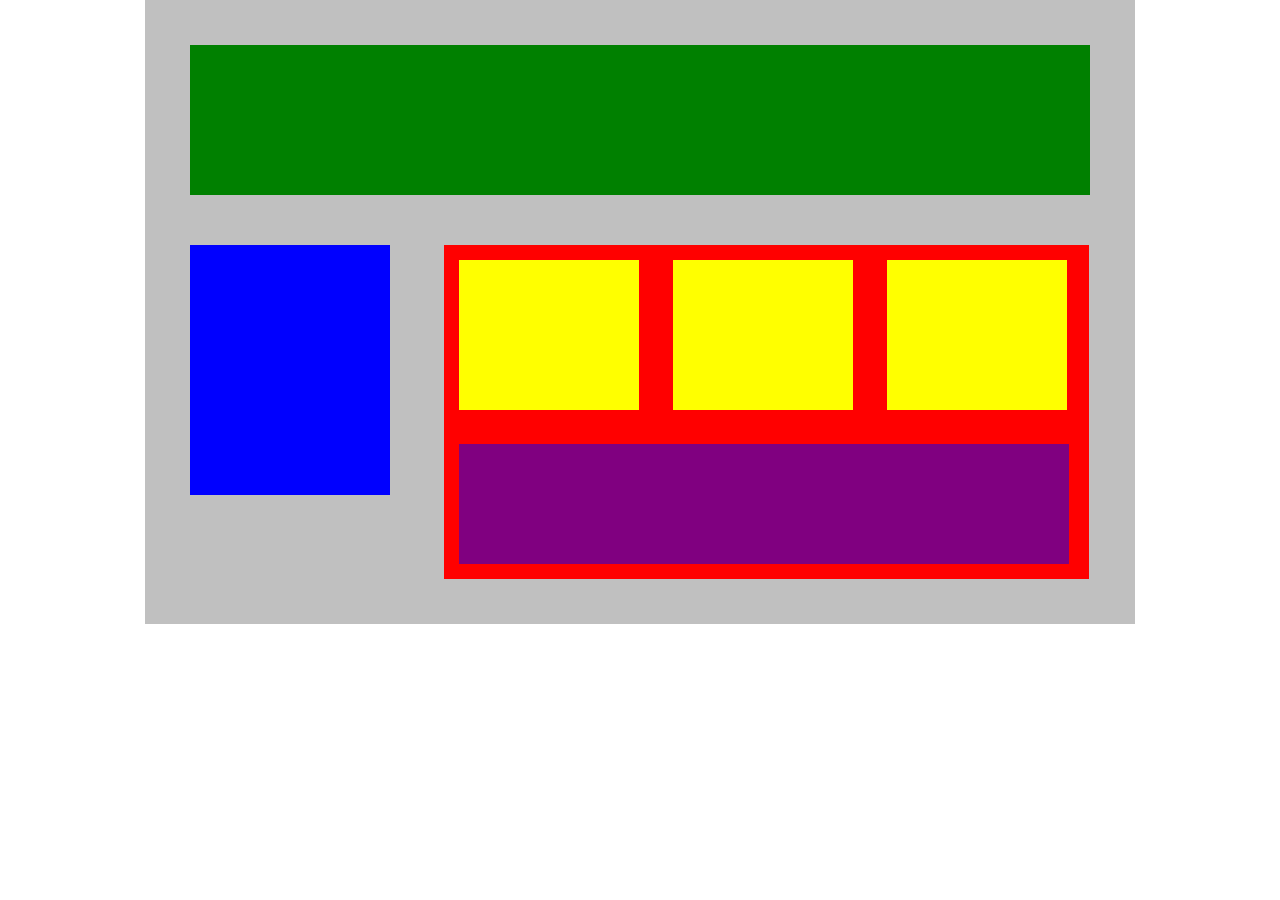
<file: Albayrak_Ruveyda_PlottingYourBlocks/index.html>
<!DOCTYPE html>
<html lang="en">
   <head>
      <title>Position Practice</title>
      <link rel="stylesheet" type="text/css" href="style.css">
   </head>
   <body>
       <div id="wrapper">
         <div id="header"></div>
         <div id="navigation"></div>
         <div id="main_content">
            <div class="subcontents"></div>
            <div class="subcontents"></div>
            <div class="subcontents"></div>
            <div id="advertisement"></div>
         </div>
      </div><!-- end of wrapper -->
   </body>
</html>
</file>
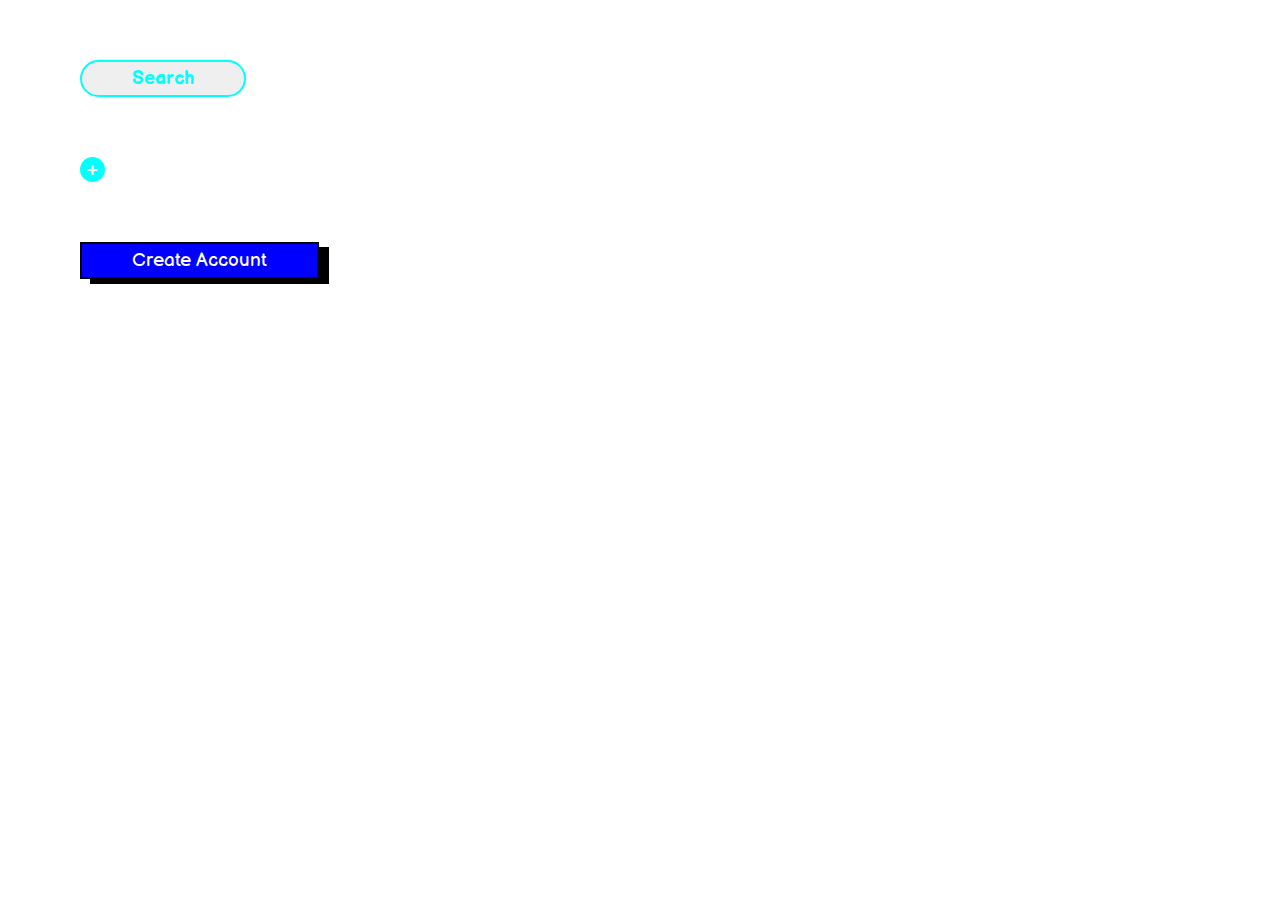
<file: Button Up/index.html>
<!DOCTYPE html>
<html lang="en">
<head>
    <meta charset="UTF-8">
    <meta http-equiv="X-UA-Compatible" content="IE=edge">
    <meta name="viewport" content="width=device-width, initial-scale=1.0">
    <title>Document</title>
    <link rel="stylesheet" href="style.css">
</head>
<body>
    <div>
        <button id="search">Search</button>
    </div>
    <div>
        <button id="plus">+</button>
    </div>
    <div>
        <button id="create">Create Account</button>
    </div>
    
</body>
</html>
</file>
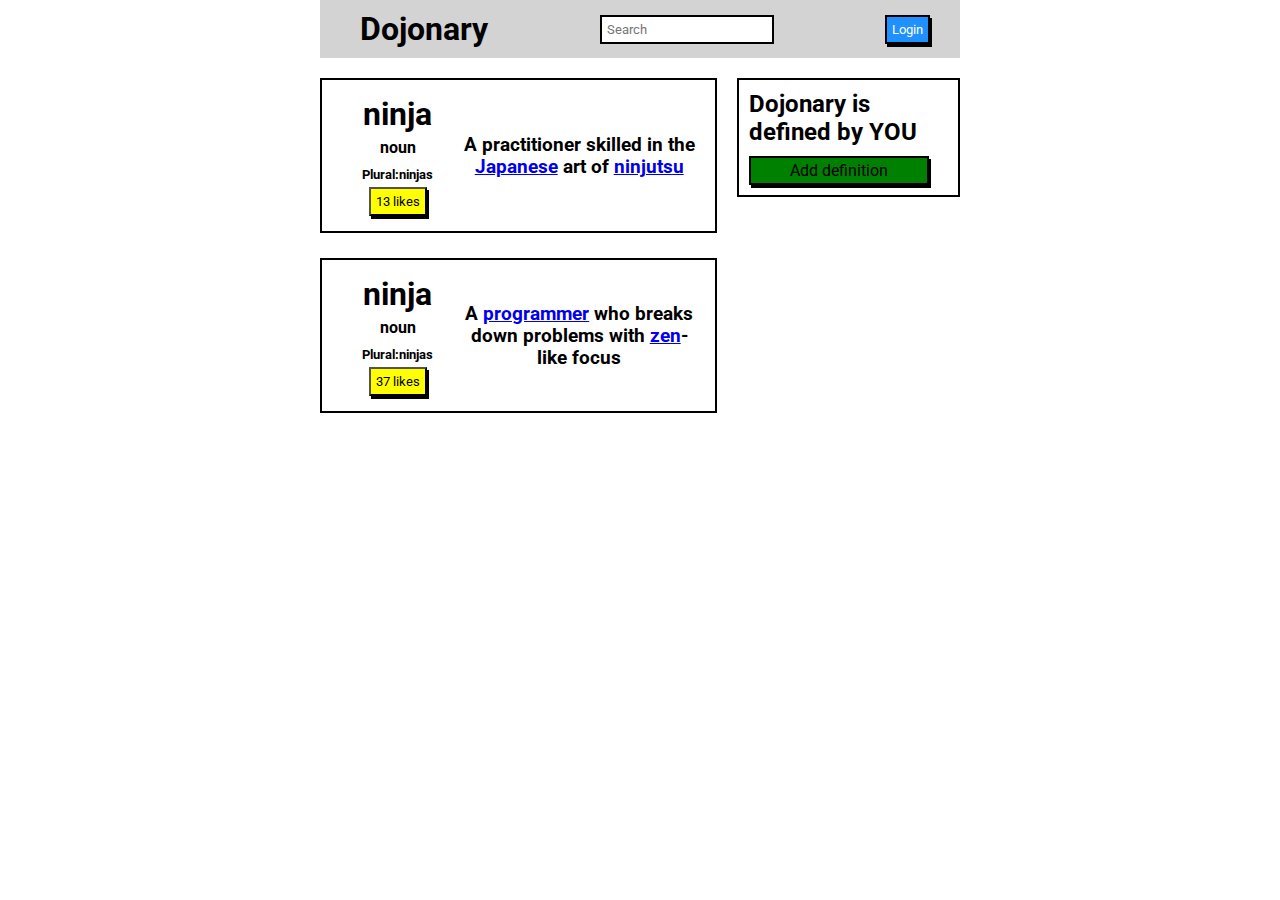
<file: Button_Clicker_Ruveyda_Albayrak/index.html>
<!DOCTYPE html>
<html lang="en">
<head>
    <meta charset="UTF-8">
    <meta http-equiv="X-UA-Compatible" content="IE=edge">
    <meta name="viewport" content="width=device-width, initial-scale=1.0">
    <title>Button Click</title>
    <link rel="stylesheet" href="style.css">
</head>
<body>
    <div class="navbarback">
        <div class="navbar">
            <h1 id="dojonary">
                Dojonary
            </h1>
            <input class="search" type="text" name="search" placeholder="Search" >
            <button onclick="log(this)" class="login" type="button">
                Login
            </button>
        </div>
    </div>
    <div class="mainbox">
        <div class="leftcolumn">
            <div class="box">
                <div class="ninja">
                    <h1>
                        ninja
                    </h1>
                    <h4>
                        noun
                    </h4>
                    <h5>
                        Plural:ninjas
                    </h5>
                    <button class="likes" type="button" onclick="alert('Ninja was liked.')">
                        13 likes
                    </button>
                </div>
                <h3 class="definition">
                    A practitioner skilled in the <a href="#">Japanese</a> art of <a href="#">ninjutsu</a>
                </h3>
            </div>
            <div class="box">
                <div class="ninja">
                    <h1>
                        ninja
                    </h1>
                    <h4>
                        noun
                    </h4>
                    <h5>
                        Plural:ninjas
                    </h5>
                    <button onclick="alert('Ninja was liked.')" class="likes" type="button">
                        37 likes
                    </button>
                </div>
                <h3 class="definition">
                    A <a href="#">programmer</a> who breaks down problems with <a href="#">zen</a>-like focus
                </h3>
            </div>
        </div>
        <div class="rightcolumn">
            <h2>
                Dojonary is <br>
                defined by YOU
            </h2>
            <button onclick="remove(this)" class="adddefinition" type="button">
                Add definition
            </button>
        </div>
    </div> 
    <script src="script.js"></script>  
</body>
</html>
</file>
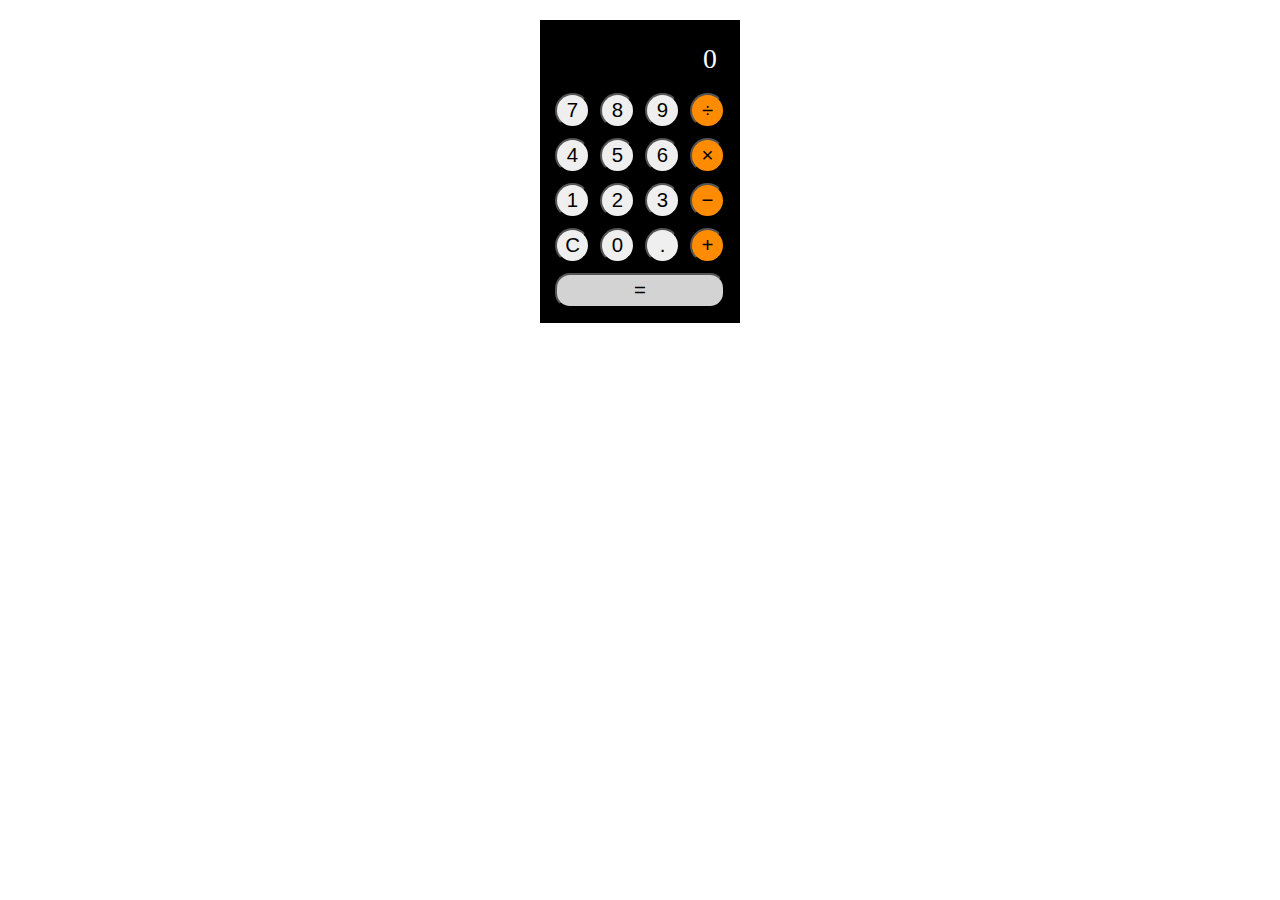
<file: Calculator_Ruveyda_Albayrak/index.html>
<!DOCTYPE html>
<html lang="en">
<head>
    <meta charset="UTF-8">
    <meta http-equiv="X-UA-Compatible" content="IE=edge">
    <meta name="viewport" content="width=device-width, initial-scale=1.0">
    <title>Calculator</title>
    <link rel="stylesheet" href="style.css">
</head>
<body>
    <div id="calculator">
        <div id="display">0</div>
        <div class="row">
          <button onclick="press(7);">7</button>
          <button onclick="press(8);">8</button>
          <button onclick="press(9);">9</button>
          <button class="operator" onclick="setOP('/');">÷</button>
        </div>
        <div class="row">
          <button onclick="press(4);">4</button>
          <button onclick="press(5);">5</button>
          <button onclick="press(6);">6</button>
          <button class="operator" onclick="setOP('*');">×</button>
        </div>
        <div class="row">
          <button onclick="press(1);">1</button>
          <button onclick="press(2);">2</button>
          <button onclick="press(3);">3</button>
          <button class="operator" onclick="setOP('-');">−</button>
        </div>
        <div class="row">
          <button onclick="clr();">C</button>
          <button onclick="press(0);">0</button>
          <button onclick="press('.');">.</button>
          <button class="operator" onclick="setOP('+');">+</button>
        </div>
        <div class="row">
          <button id="equals" onclick="calculate()">=</button>
        </div>
    </div>
<script src="script.js"></script>           
</body>
</html>
</file>
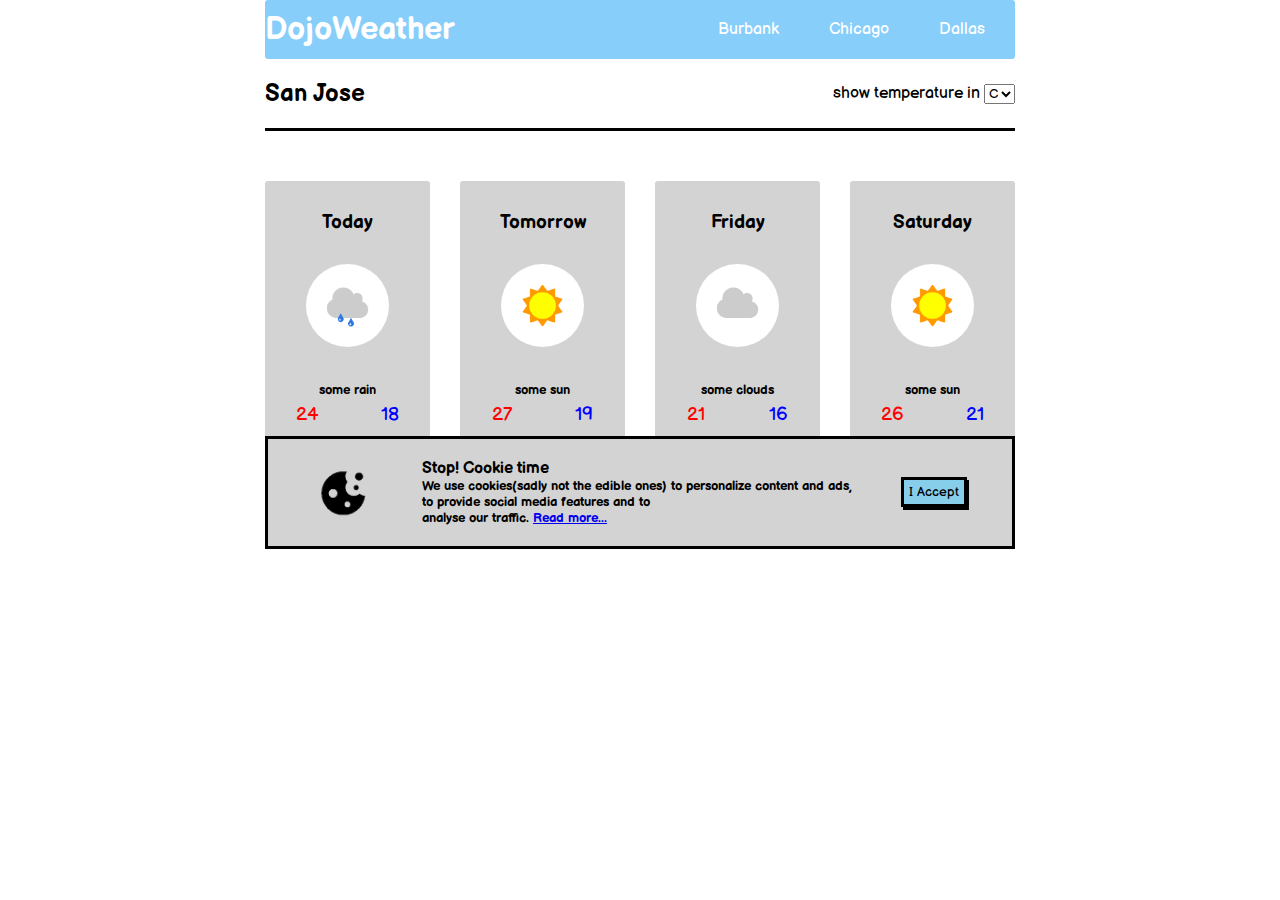
<file: DojoWeather_Ruveyda_Albayrak/index.html>
<!DOCTYPE html>
<html lang="en">
<head>
    <meta charset="UTF-8">
    <meta http-equiv="X-UA-Compatible" content="IE=edge">
    <meta name="viewport" content="width=device-width, initial-scale=1.0">
    <title>DojoWeather</title>
    <link rel="stylesheet" href="style.css">
</head>
<body>
    <div class="container">
        <div class="navbarup">
            <h1>DojoWeather</h1>
            <ul class="cities">
                <li onclick="alert('Loading weather report ...')">Burbank</li>
                <li onclick="alert('Loading weather report ...')">Chicago</li>
                <li onclick="alert('Loading weather report ...')">Dallas</li>
            </ul>
        </div>
        <div class="navbarbottom">
            <h2>San Jose</h2>
            <div class="temperature">
                <label for="degree">show temperature in  </label>
                <select name="degree" id="degree" onchange="choosedegree(this)">
                    <option>C</option>
                    <option>F</option>
                </select>
            </div>        
        </div>
        <div class="mainbox">
            <div class="col-1">
                <h3>Today</h3>
                <img src="some_rain.png" alt="somerain" class="images">
                <h5 class="some">some rain</h5>
                <div class="numbers">
                    <p id=temp1 class="red">24</p>
                    <p id=temp2 class="blue">18</p>
                </div>
            </div>
            <div class="col-2">
                <h3>Tomorrow</h3>
                <img src="some_sun.png" alt="somesun" class="images">
                <h5 class="some">some sun</h5>
                <div class="numbers">
                    <p id=temp3 class="red">27</p>
                    <p id=temp4 class="blue">19</p>
                </div>
            </div>
            <div class="col-3">
                <h3>Friday</h3>
                <img src="some_clouds.png" alt="someclouds" class="images" >
                <h5 class="some">some clouds</h5>
                <div class="numbers">
                    <p id=temp5 class="red" >21</p>
                    <p id=temp6 class="blue">16</p>
                </div>
            </div>
            <div class="col-4">
                <h3>Saturday</h3>
                <img src="some_sun.png" alt="somesun" class="images">
                <h5 class="some">some sun</h5>
                <div class="numbers">
                    <p id=temp7 class="red">26</p>
                    <p id=temp8 class="blue">21</p>
                </div>
            </div>
        </div>    
        <div class="cookiebox">
            <img src="cookie.png" alt="cookie-icon" class="cookie">
            <div class="cookieread">
                <h4>Stop! Cookie time</h4>
                <h5>We use cookies(sadly not the edible ones) to personalize content and ads,<br> to provide social media features and to <br>analyse our traffic. <a href="#">Read more...</a></h5>
            </div>    
            <button class="accept" onclick="acceptbutton('.cookiebox')">I Accept</button>   
        </div>
    </div>
    <script src="script.js"></script>
</body>
</html>
</file>
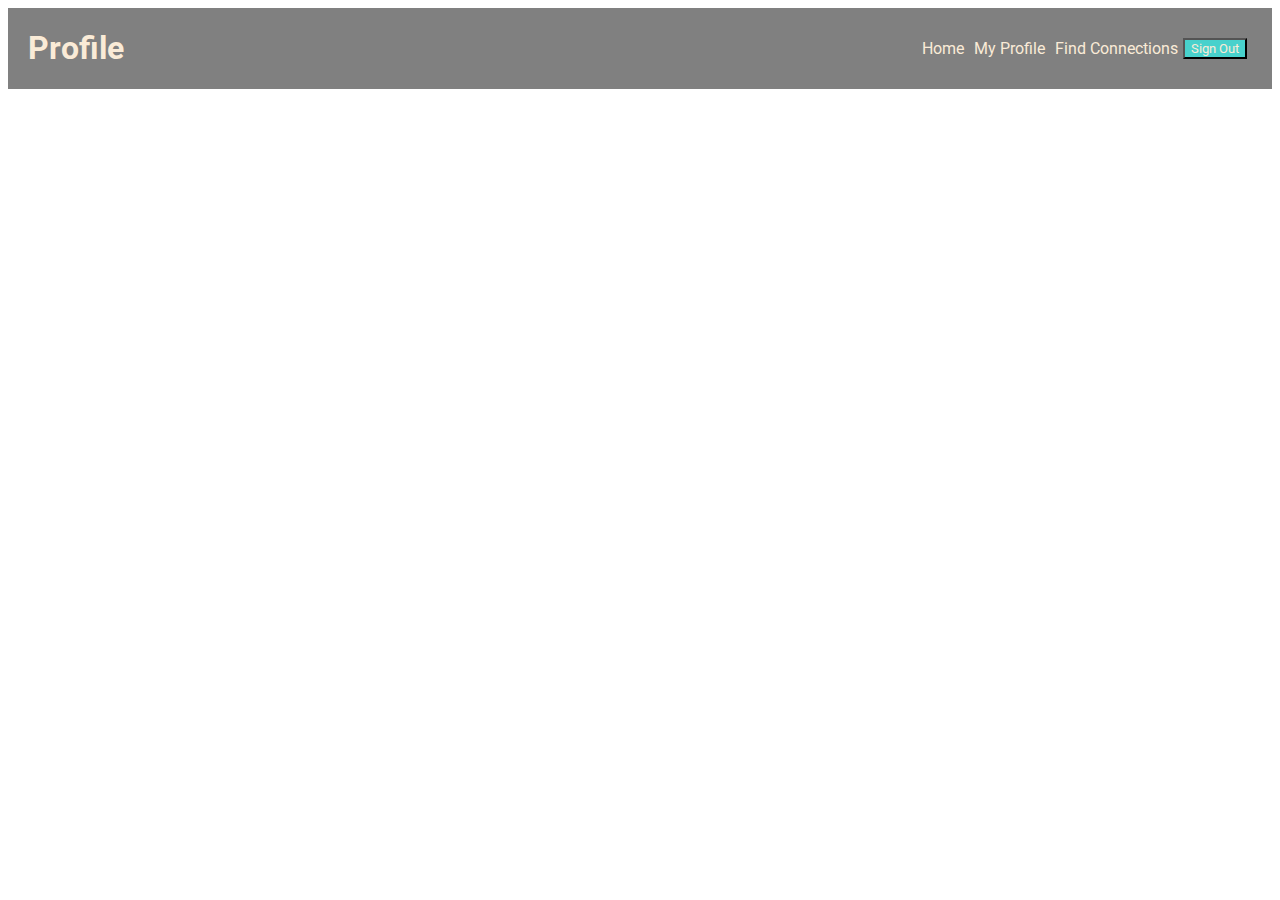
<file: Flex_Navbar_Ruveyda_Albayrak/index.html>
<!DOCTYPE html>
<html lang="en">
<head>
    <meta charset="UTF-8">
    <meta http-equiv="X-UA-Compatible" content="IE=edge">
    <meta name="viewport" content="width=device-width, initial-scale=1.0">
    <title>Flex Navbar</title>
    <link rel="stylesheet" href="style.css">
</head>
<body>
    <div class="nav">
        <h1 class="nav-title">Profile</h1>
        <ul class="nav-links">
            <li><a href="#">Home</a></li>
            <li><a href="#" class="active">My Profile</a></li>
            <li><a href="#">Find Connections</a></li>
            <li><button class="btn">Sign Out</button></li>
        </ul>
    </div>
    
    
    
</body>
</html>
</file>
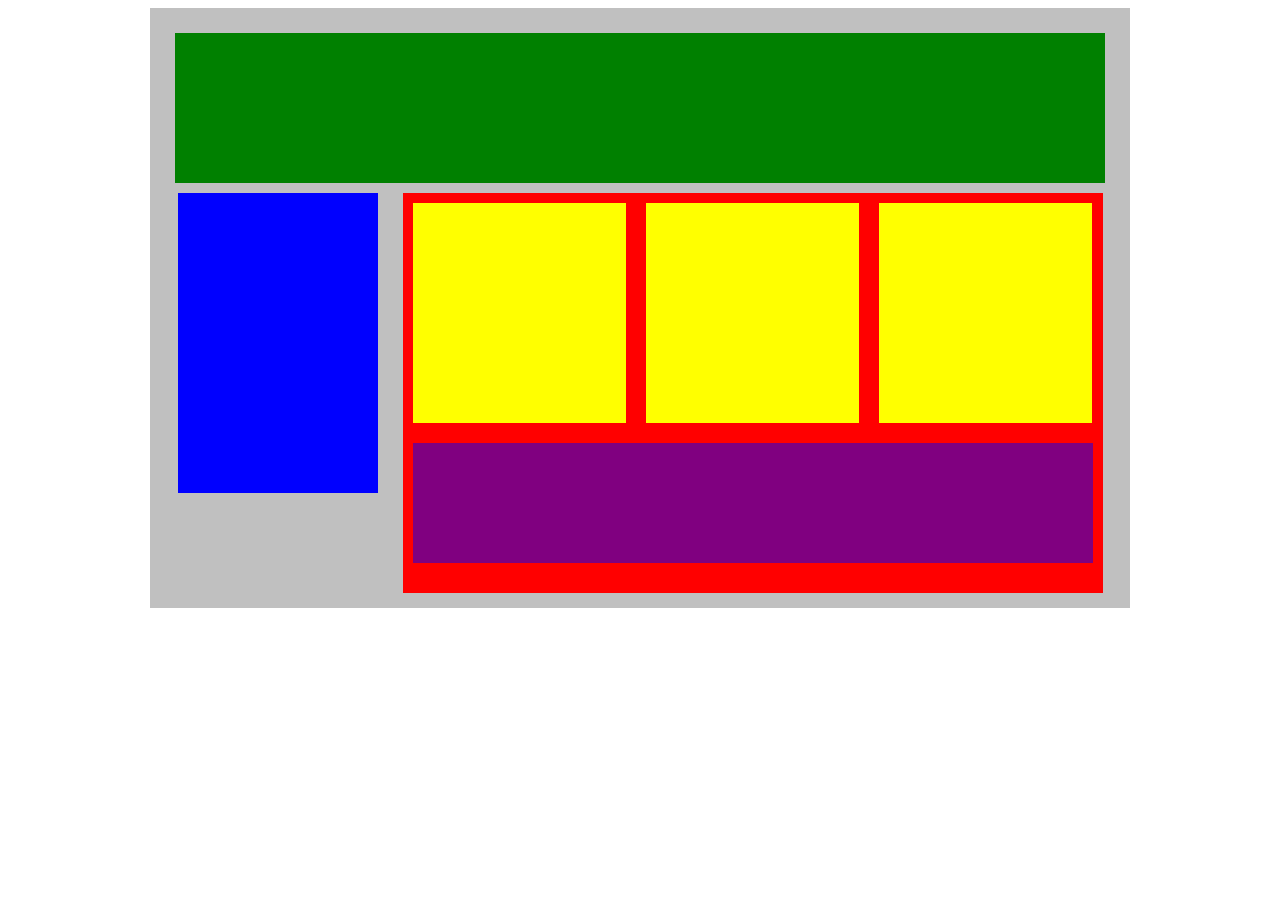
<file: Flex_Our_Blocks/index.html>
<!DOCTYPE html>
<html lang="en">
<head>
    <title>Position Practice</title>
    <link rel="stylesheet" type="text/css" href="style.css">
</head>
<body>
    <div class="container">
        <div class="top-nav"></div>
        <div class="row">
            <div class="side-nav"></div>
            <div class="main">
                <div class="row">
                    <div class="sub-content"></div>
                    <div class="sub-content"></div>
                    <div class="sub-content"></div>
                </div>
                <div id="advertisement"></div>
            </div>
        </div>
    </div>
</body>
</html>
</file>
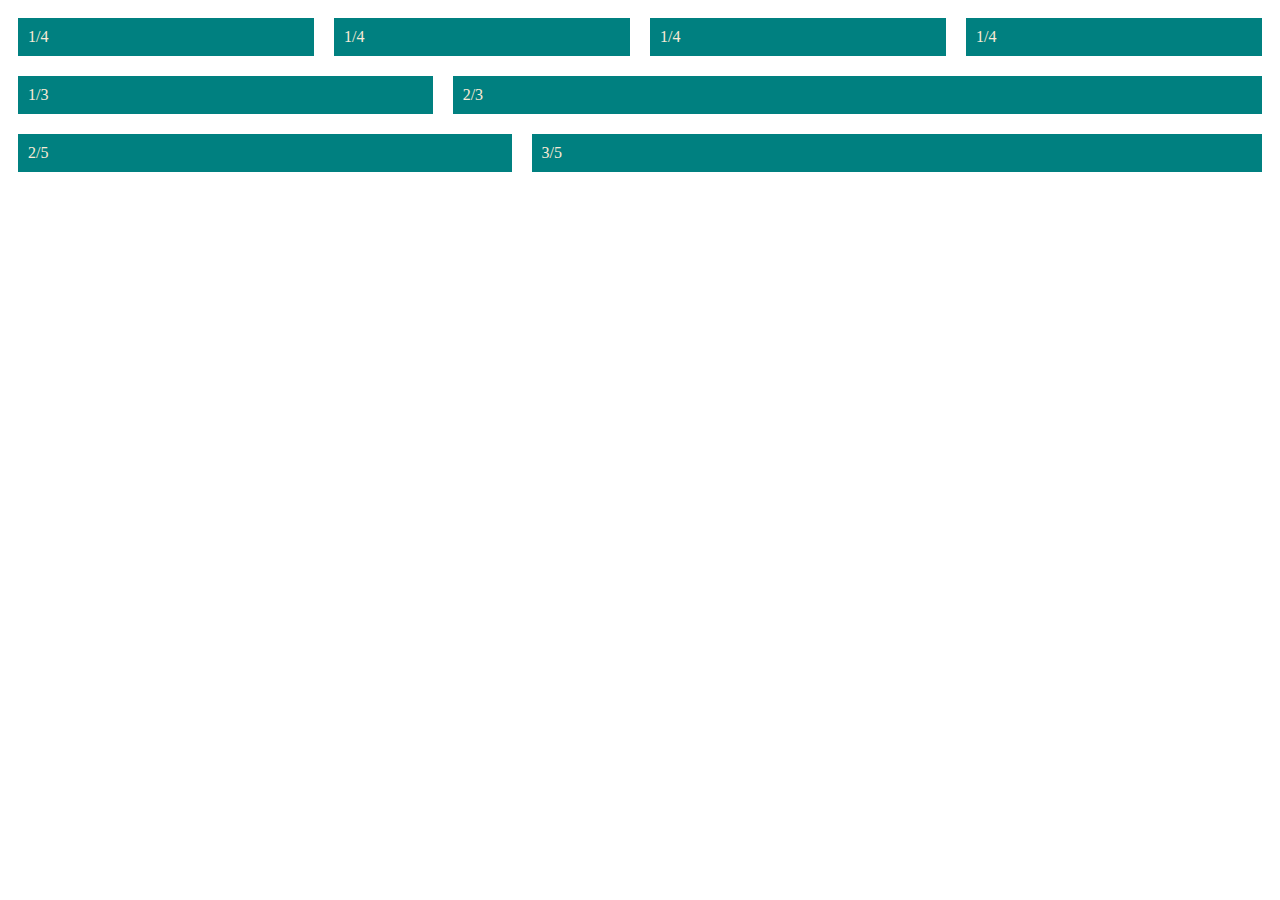
<file: Flexible_Columns_Ruveyda_Albayrak/index.html>
<!DOCTYPE html>
<html lang="en">
<head>
    <meta charset="UTF-8">
    <meta http-equiv="X-UA-Compatible" content="IE=edge">
    <meta name="viewport" content="width=device-width, initial-scale=1.0">
    <title>Flexible Columns</title>
    <link rel="stylesheet" href="style.css">
</head>
<body>
    <div class="row">
        <div class="col">1/4</div>
        <div class="col">1/4</div>
        <div class="col">1/4</div>
        <div class="col">1/4</div>
    </div>
    

    <div class="row">
        <div class="col">1/3</div> 
        <div class="col-2">2/3</div>
    </div>
    

    <div class="row">
        <div class="col-2">2/5</div>
        <div class="col-3">3/5</div>
    </div>
    
    
    
    
</body>
</html>
</file>
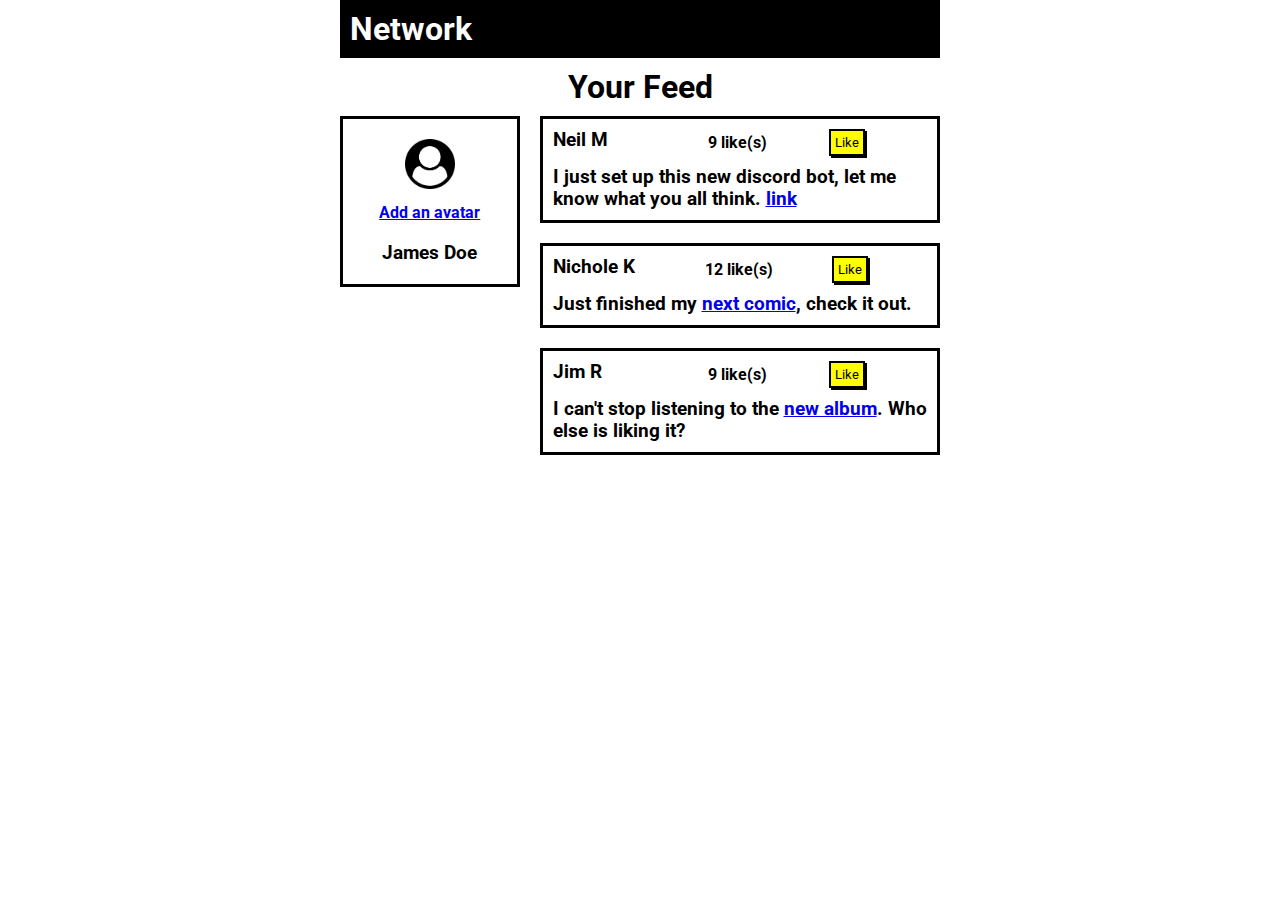
<file: Likes_Ruveyda_Albayrak/index.html>
<!DOCTYPE html>
<html lang="en">
<head>
    <meta charset="UTF-8">
    <meta http-equiv="X-UA-Compatible" content="IE=edge">
    <meta name="viewport" content="width=device-width, initial-scale=1.0">
    <title>Likes</title>
    <link rel="stylesheet" href="style.css">
</head>
<body>
    <div class="navbarback">
        <div class="navbar">
            <h1 class="network">Network
            </h1>
            <h1 class="feed">Your Feed
            </h1>
        </div>
    </div>
    <div class="mainbox">
        <div class="leftcolumn">
            <img class="user-circle" src="user-circle.png" alt="avatar">
            <h4 class="link1" ><a href="#">Add an avatar</a>
            </h4>
            <h3 class="upleft">
                James Doe
            </h3>
        </div>
        <div class="rightcolumn">
            <div class="box">
                <div class="up">
                    <h3 class="upleft">
                        Neil M
                    </h3>
                    <div class="upright">
                        <h4 class="likes">
                            <span id="number1"  class="number">9</span> like(s)
                        </h4>
                        <button onclick ="like('#number1')" class="button">
                            Like
                        </button>
                    </div>    
                </div>
                <div class="bottom">
                    <h3 class="post">
                        I just set up this new discord bot, let me know what you all think. <a href="#" class="link">link</a>
                    </h3>
                </div>
            </div>
            <div class="box">
                <div class="up">
                    <h3 class="upleft">
                        Nichole K
                    </h3>
                    <div class="upright">
                        <h4 class="likes">
                            <span id="number2"  class="number">12</span> like(s)
                        </h4>
                        <button onclick="like('#number2')" class="button">
                            Like
                        </button>
                    </div>    
                </div>
                <div class="bottom">
                    <h3 class="post">
                        Just finished my <a href="#" class="link">next comic</a>, check it out.
                    </h3>
                </div>
            </div>
            <div class="box">
                <div class="up">
                    <h3 class="upleft">
                        Jim R
                    </h3>
                    <div class="upright">
                        <h4 class="likes">
                            <span id="number3"   class="number">9</span> like(s)
                        </h4>
                        <button onclick="like('#number3')"  class="button">
                            Like
                        </button>
                    </div>    
                </div>
                <div class="bottom">
                    <h3 class="post">
                        I can't stop listening to the <a href="#" class="link">new album</a>. Who else is liking it?
                    </h3>
                </div>
            </div>
        </div>
    </div>
<script src="script.js"></script>    
</body>
</html>
</file>
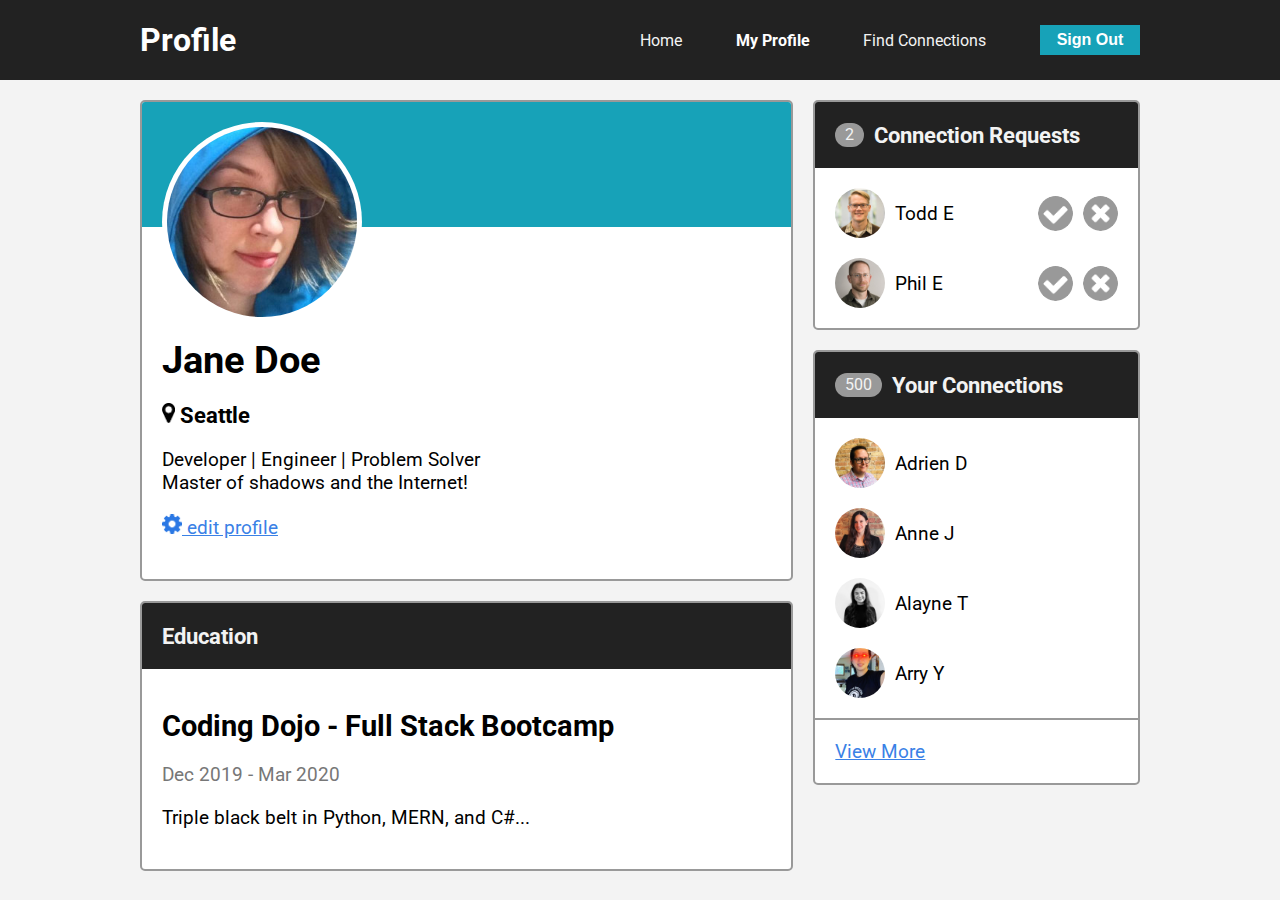
<file: Making_connections_Ruveyda_Albayrak/index.html>
<!DOCTYPE html>
<html lang="en">
<head>
    <meta charset="UTF-8">
    <meta name="viewport" content="width=device-width, initial-scale=1.0">
    <title>Profile Page</title>
    <link rel="stylesheet" href="style.css">
    <link rel="preconnect" href="https://fonts.gstatic.com">
    <link href="https://fonts.googleapis.com/css2?family=Roboto&display=swap" rel="stylesheet">
</head>
<body>

    <!-- navbar -->
    <div class="nav">
        <div class="flex-container">
            <h1 class="nav-title">Profile</h1>
            <ul class="nav-links">
                <li><a href="#">Home</a></li>
                <li><a href="#" class="active">My Profile</a></li>
                <li><a href="#">Find Connections</a></li>
                <li><button class="btn">Sign Out</button></li>
            </ul>
        </div>
    </div>

    <!-- main -->
    <div class="flex-container main">

        <!-- 2/3 width column -->
        <div class="col-2">

            <!-- user info card -->
            <div class="card user-card">
                <div class="card-header">
                    <img src="images/jane-m.jpg" alt="jane" class="avatar-m">
                </div>
                <div class="card-body">
                    <h1 id="Jane">Jane Doe</h1>
                    <h3><img src="icons/map-marker.png" alt="pin" class="icon-s"> Seattle</h3>
                    <p>Developer | Engineer | Problem Solver<br>
                    Master of shadows and the Internet!</p>
                    <p><a href="#" id="edit" onclick="edit('#Jane')"><img src="icons/gear.png" alt="gear" class="icon-s"> edit profile</a></p>
                </div>
            </div>

            <!-- user education card -->
            <div class="card">
                <div class="card-header">
                    <h3>Education</h3>
                </div>
                <div class="card-body">
                    <h2>Coding Dojo - Full Stack Bootcamp</h2>
                    <p class="dates">Dec 2019 - Mar 2020</p>
                    <p>Triple black belt in Python, MERN, and C#...</p>
                </div>
            </div>

        </div>

        <!-- 1/3 width column -->
        <div class="col-1">

            <!-- connection requests card -->
            <div class="card">
                <div class="card-header">
                    <span class="badge">2</span>
                    <h3>Connection Requests</h3>
                </div>
                <ul class="card-list">
                    <li class="card-list-item" id="todd">
                        <span>
                            <img src="images/todd-s.jpg" alt="todd" class="avatar-s">
                            Todd E
                        </span>
                        <span>
                            <img src="icons/accept-circle.png" alt="accept" class="icon" onclick = 'accept("#todd")'>
                            <img src="icons/close-circle.png" alt="close" class="icon"   onclick = "accept('#todd')">
                        </span>
                    </li>
                    <li class="card-list-item" id="phil">
                        <span>
                            <img src="images/phil-s.jpg" alt="phil" class="avatar-s">
                            Phil E
                        </span>
                        <span>
                            <img src="icons/accept-circle.png" alt="accept" class="icon" onclick="accept('#phil')">
                            <img src="icons/close-circle.png" alt="close" class="icon" onclick="accept('#phil')">
                        </span>
                    </li>
                </ul>
            </div>

            <!-- your connections card -->
            <div class="card">
                <div class="card-header">
                    <span class="badge">500</span>
                    <h3>Your Connections</h3>
                </div>
                <ul class="card-list">
                    <li class="card-list-item start">
                        <img src="images/adrien-s.jpg" alt="adrien" class="avatar-s">
                        Adrien D
                    </li>
                    <li class="card-list-item start">
                        <img src="images/anne-s.jpg" alt="anne" class="avatar-s">
                        Anne J
                    </li>
                    <li class="card-list-item start">
                        <img src="images/alayne-s.jpg" alt="alayne" class="avatar-s">
                        Alayne T
                    </li>
                    <li class="card-list-item start">
                        <img src="images/arry-s.jpg" alt="arry" class="avatar-s">
                        Arry Y
                    </li>
                </ul>
                <div class="card-footer">
                    <a href="#">View More</a>
                </div>
            </div>

        </div>
    </div>

    <script src="script.js"></script>
</body>
</html>
</file>
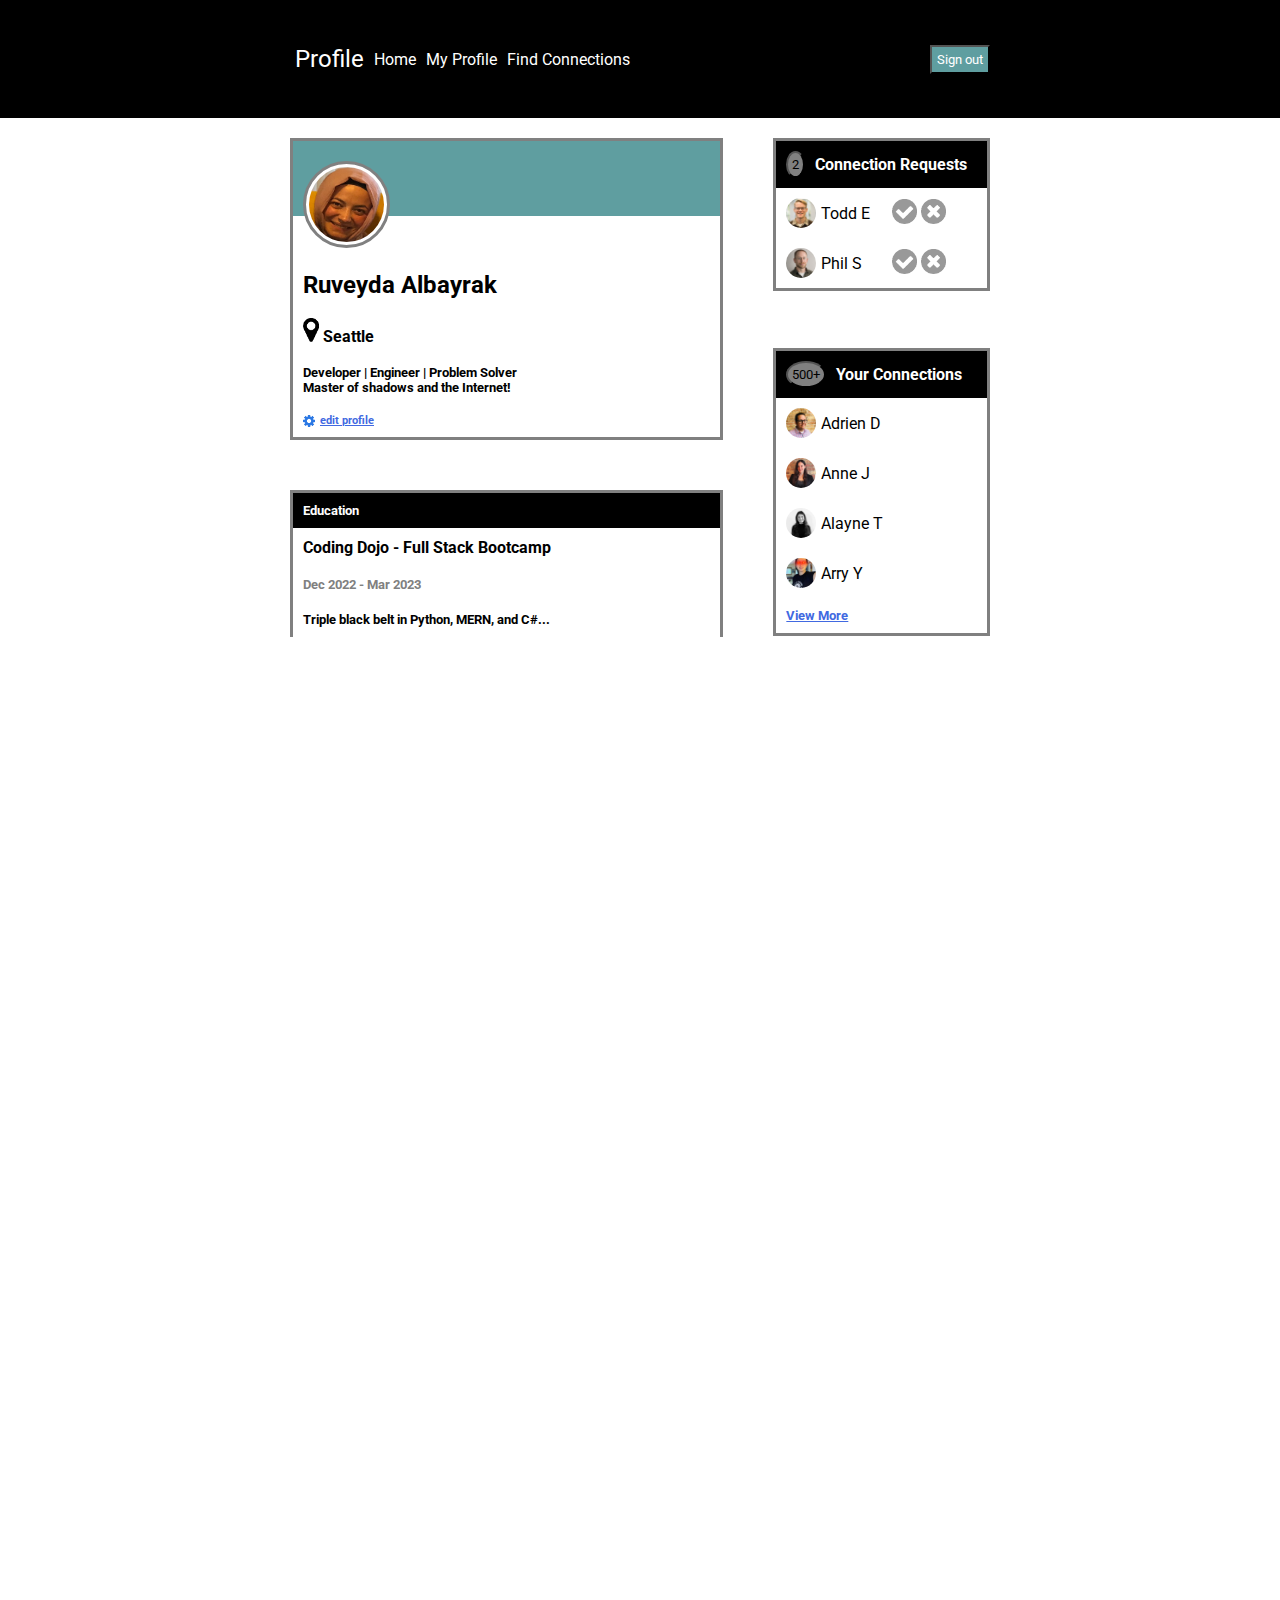
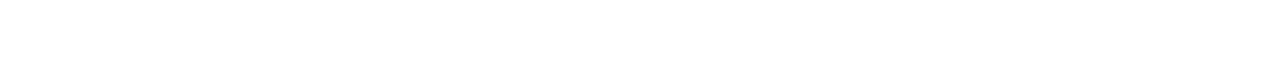
<file: Profile_Page_Ruveyda_Albayrak/index.html>
<!DOCTYPE html>
<html lang="en">
<head>
    <meta charset="UTF-8">
    <meta http-equiv="X-UA-Compatible" content="IE=edge">
    <meta name="viewport" content="width=device-width, initial-scale=1.0">
    <title>Profile Page</title>
    <link rel="stylesheet" href="style.css">
</head>
<body>
    <div class="container">
        <div class="navbarback">
        <div class="navbar">
            <ul class="navbar-list">
                <li class="navlist" id="profilehead">Profile</li>
                <li class="navlist">Home</li>
                <li class="navlist">My Profile</li>
                <li class="navlist">Find Connections</li>
            </ul>
            <button id="sign-out" type="button">Sign out</button>
        </div>
        </div>
        <div class="mainbox">
            <div class="leftcolumn">
                <div class="usercard"> 
                    <div class="up"><img class="user" src="IMG_1733.jpeg" alt="user-circle">
                    </div>
                    <div class="bottom">
                        <h2>Ruveyda Albayrak</h2><br>
                        <h4><img class="map" src="map-marker.png" alt="map-marker"> Seattle</h4><br>
                        <h5>Developer | Engineer | Problem Solver<br>
                            Master of shadows and the Internet!</h5><br>
                        <h6><img class="gear" src="gear.png" alt="gear"> <a class="edit" href="#">edit profile</a></h6>
                    </div>    
                </div>
                <div class="education">
                    <h5 class="box-head">Education</h5>
                    <h4 class="box-body">Coding Dojo - Full Stack Bootcamp</h4>
                    <h5 class="box-body" id="gray">Dec 2022 - Mar 2023</h5>
                    <h5 class="box-body">Triple black belt in Python, MERN, and C#...</h5>
                </div>

            </div>
            <div class="rightcolumn">
                <div class="connection">
                    <h4 class="connection-head">
                        <button class="number" type="button">2</button><p>Connection Requests</p>
                    </h4>
                    <div class="connection-body">
                        <div class="profile">
                            <img class="profile-image" src="todd-s.jpg" alt="Todd"><p class="profile-name">Todd E</p>
                        </div>
                        <div class="acceptance">
                            <img class="circle" src="accept-circle.png" alt="accept circle">
                            <img class="circle" src="close-circle.png" alt="close circle">
                        </div>
                    </div>
                    <div class="connection-body">
                        <div class="profile">
                            <img class="profile-image" src="phil-s.jpg" alt="Phil"><p class="profile-name">Phil S</p>
                        </div>
                        <div class="acceptance">
                            <img class="circle" src="accept-circle.png" alt="accept circle">
                            <img class="circle" src="close-circle.png" alt="close circle">
                        </div>
                    </div>
                   
                </div>
                <div class="connection">
                    <h4 class="connection-head">
                        <button class="number" type="button">500+</button><p>Your Connections</p>
                    </h4>
                    <div class="profile">
                        <img class="profile-image" src="adrien-s.jpg" alt="Adrien"><p class="profile-name">Adrien D</p>
                    </div>
                    <div class="profile">
                        <img class="profile-image" src="anne-s.jpg" alt="Anne"><p class="profile-name">Anne J</p>
                    </div>
                    <div class="profile">
                        <img class="profile-image" src="alayne-s.jpg" alt="Alayne"><p class="profile-name">Alayne T</p>
                    </div>
                    <div class="profile">
                            <img class="profile-image" src="arry-s.jpg" alt="Arry"><p class="profile-name">Arry Y</p>
                        </div>
                    <h5 class="profile"><a class="edit" href="#">View More</a></h5>
                </div>

            </div>
        </div>
    
    </div>
    
</body>
</html>
</file>
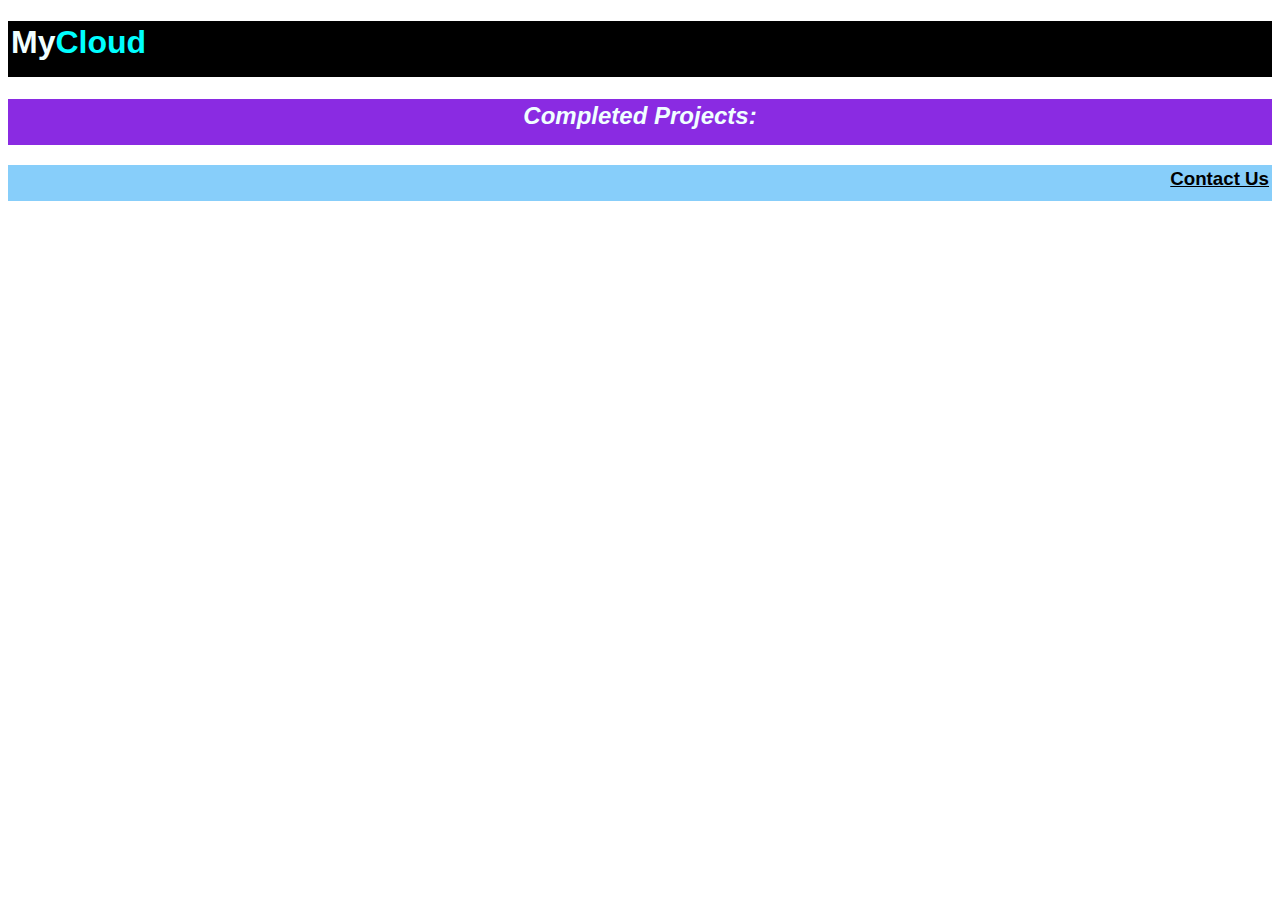
<file: styling assignment/index.html>
<!DOCTYPE html>
<html lang="en">
<head>
    <meta charset="UTF-8">
    <meta http-equiv="X-UA-Compatible" content="IE=edge">
    <meta name="viewport" content="width=device-width, initial-scale=1.0">
    <title>Styling</title>
    <link rel="stylesheet" href="style.css">
</head>
<body>
    <h1><span id="my">My</span><span id="cloud">Cloud</span></h1>
    <h2><em>Completed Projects:</em></h2>
    <h3>Contact Us</h3>
</body>
</html>
</file>
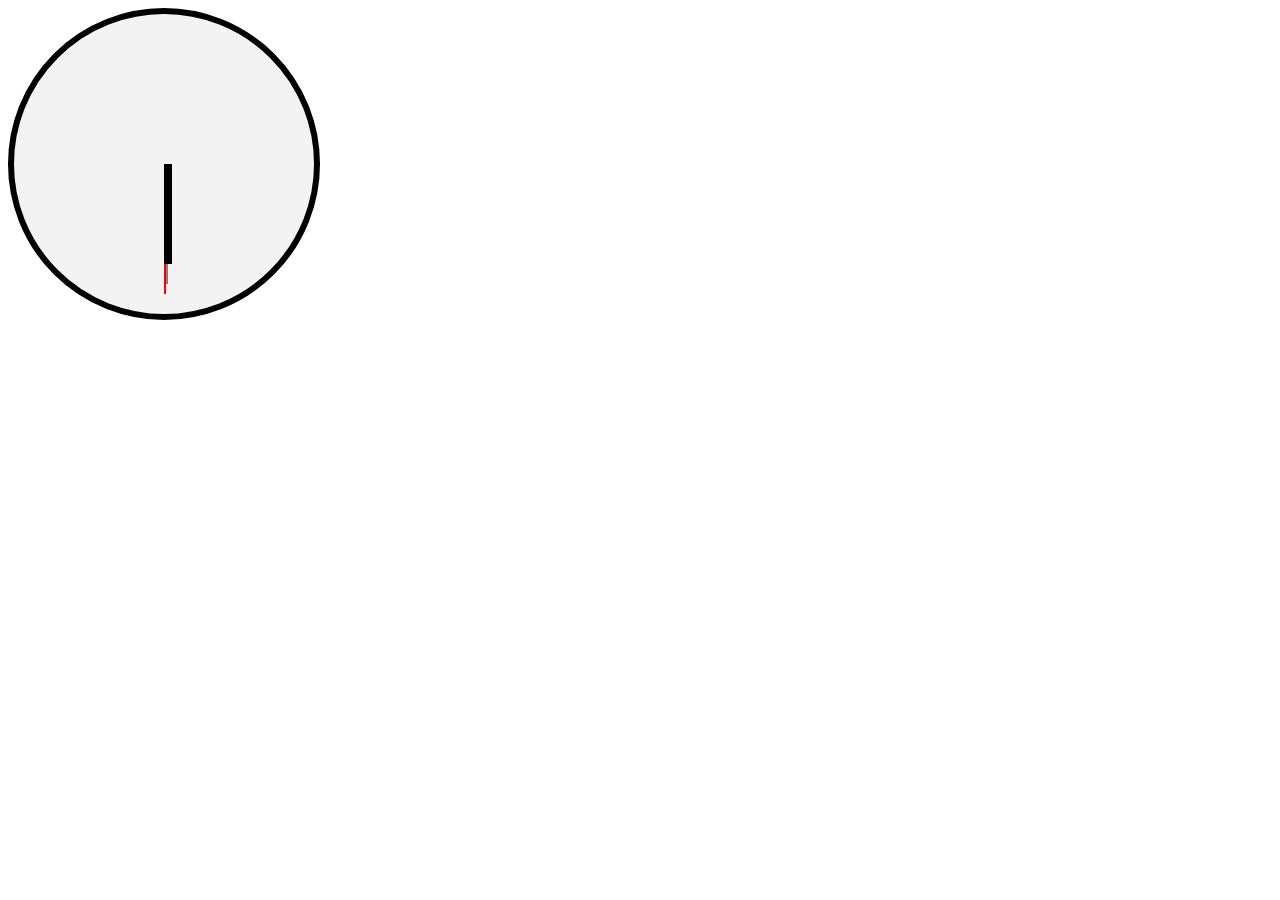
<file: Ticking Clock/index.html>
<!DOCTYPE html>
<html lang="en">
<head>
    <meta charset="UTF-8">
    <meta http-equiv="X-UA-Compatible" content="IE=edge">
    <meta name="viewport" content="width=device-width, initial-scale=1.0">
    <title>Ticking Clock</title>
    <link rel="stylesheet" href="style.css">
</head>
<body>
    <div id="face">
        <div id="minutes"></div>
        <div id="seconds"></div>
        <div id="hours"></div>
    </div>
<script src = "script.js"></script>    
</body>
</html>
</file>
<file: Button Up/style.css>
@import url('https://fonts.googleapis.com/css2?family=Balsamiq+Sans&display=swap');

* {
    margin:20px;
    font-family: 'Balsamiq Sans';
}



#search {
    color:aqua;
    border:2px solid aqua;
    border-radius: 20px; 
    padding: 5px 50px 5px 50px;
    font-size:larger;
    font-weight: bolder;
    
}

#plus {
    color:white;
    background-color: aqua;
    border: none;
    border-radius: 50%;
    font-size: larger;
}

#create {
    color:white;
    background-color: blue;
    padding:5px 50px 5px 50px;
    font-size: larger;
    box-shadow: 10px 5px black;
    border: 2px solid black;

}
</file>
<file: Button_Clicker_Ruveyda_Albayrak/style.css>
@import url('https://fonts.googleapis.com/css2?family=Roboto&display=swap');
* {
    margin:0;
    padding:0;
    font-family: 'Roboto';
}
.navbarback {
    background-color: white;
}
.navbar {
    background-color: lightgray;
    width:620px;
    margin: 0 auto;
    display:flex;
    justify-content: space-between;
    align-items: center;
    padding:10px;
}
#dojonary {
    margin-left: 30px;
}
.search, .login, .box, .rightcolumn, .adddefinition   {
    border: 2px solid black;

}
.search {
    padding:5px;
    width: 160px;
}
.login {
    padding: 5px;
    background-color: dodgerblue;
    color:white;
    box-shadow: 2px 3px black;
    margin-right: 20px;
}
.mainbox {
    margin: 0 auto;
    width: 640px;
    display:flex;
    gap:20px;
    padding-top: 20px;
}
.box {
    display:flex;
    padding: 15px;
    margin-bottom:25px;
    align-items: center;

}
.ninja {
    flex:1;
    text-align: center;
}
h4, h5 {
    padding: 5px;
}

.likes {
    background-color: yellow;
    padding: 5px;
    box-shadow: 2px 3px black;

}
.definition {
    flex:2;
    text-align: center;
}


.leftcolumn {
    flex: 2;
}
.rightcolumn {
    flex:1;
    height: max-content;
    padding: 10px;
    
}
.adddefinition {
    width: 180px;
    padding: 3px;
    box-shadow: 2px 3px black;
    background-color: green;
    margin-top: 10px;
    font-size: 1em;
}
</file>
<file: Calculator_Ruveyda_Albayrak/style.css>
* {
    margin : 0;
    padding : 0;
    font-size: 1.05em;
}

#calculator {
    margin : 0 auto;
    background-color: black;
    color:white;
    width:fit-content;
    height: fit-content;
    margin-top:20px;
    padding:10px;
    max-width: 180px;
    max-height: 600px;
}

.row {
    display: flex;
    justify-content: space-around;
    align-items: center;
}
button {
    margin:5px;
    padding:3px;
    width: 35px;
    height: 35px;
    border-radius: 50%;
}
#display {
    text-align: end;
    margin: 13px;
    font-size: 1.5em;
    
}
.operator {
    background-color:darkorange;
}

#equals {
    width:100%;
    border-radius:15px;
    background-color: lightgray;
    color:black;

}
</file>
<file: DojoWeather_Ruveyda_Albayrak/style.css>
@import url('https://fonts.googleapis.com/css2?family=Balsamiq+Sans&display=swap');

* {
    margin: 0;
    padding: 0;
    font-family: Balsamiq Sans;
}
.container {
    width: 750px;
    margin: 0 auto;
}
.navbarup {
    width:100%;
    background-color: lightskyblue;
    color:white;
    display:flex;
    justify-content: space-between;
    padding-top:10px;
    padding-bottom:10px;
    align-items: center;
    border-radius: 3px;

}
.cities {
    list-style-type: none;
    display:flex;
    gap:50px;
    padding-right: 30px;
    cursor:default;
}

.navbarbottom {
    display:flex;
    background-color: white;
    width:100%;
    justify-content: space-between;
    margin-top: 20px;
    padding-bottom:20px;
    align-items: center;
    border-bottom:solid black 3px;
}
.mainbox{
    display:flex;
    margin-top:50px;
    margin-bottom:50px;
    gap:30px;

}
.images {
    width: 50%;
    margin: 0 auto;
    padding:30px;
    border-radius: 50%;
}
.col-1, .col-2, .col-3, .col-4 {
    flex:1;
    text-align: center;
    background-color: lightgrey;
    padding-top: 30px;
    padding-bottom: 20px;
    border-radius: 3px;
}
.some {
    margin-bottom: 5px;
}
.numbers {
    display:flex;
    justify-content:space-around ;
    font-size: larger;
}
.red{
    color:red;
}
.blue {
    color:blue;
}
.cookiebox {
    display:flex;
    justify-content: space-around;
    background-color: lightgrey;
    border:solid black 3px;
    position:relative;
    bottom:60px;
    padding:20px;
    align-items: center;
}
.cookie {
    width:60px;

}
.accept {
    background-color: skyblue;
    border:solid black 3px;
    box-shadow: 2px 3px;
    padding-left: 5px;
    padding-right: 5px;
    height: 30px;

}
</file>
<file: Flex_Navbar_Ruveyda_Albayrak/style.css>
@import url('https://fonts.googleapis.com/css2?family=Roboto:wght@100&display=swap');

* {
    font-family:Roboto;
    color:antiquewhite;
}
.nav{
    display:flex;
    justify-content: space-between;
    background-color:gray;
    padding-left: 20px;
    padding-right: 20px;
}
.nav-links {
    display:flex;
    list-style-type: none;
    justify-content:space-evenly;
    align-items:center;
    padding: 5px;
    
}
a {
    text-decoration: none;
    padding: 5px;
}
.btn {
    background-color: mediumturquoise;
}
</file>
<file: Flex_Our_Blocks/style.css>
.container{
    width: 950px;
    background-color: silver;
    margin: 0px auto;
    padding:15px;
}
.top-nav {
    height: 150px;
    width:925x;
    background-color: green;
    margin:10px;
}
.side-nav {
    height: 300px;
    width: 200px;
    background-color: blue;
}
.main {
    height: 400px;
    width: 700px;
    background-color: red;
}
.sub-content {
    height: 200px;
    width: 210px;
    padding:10px;
    margin:10px;
    background-color: yellow;
}
#advertisement {
    height: 120px;
    width: 680px;
    background-color: purple;
    margin:10px;
}
.row {
    /* TODO - what should go here? */
    display:flex;
    justify-content: space-around;
}
</file>
<file: Flexible_Columns_Ruveyda_Albayrak/style.css>
.row{
    display:flex;
    justify-content: space-between;
    

    
}
.col {
    flex:1;
    background-color:teal;
    margin: 10px;
    padding: 10px;
    text-align:left ;
    color:antiquewhite;
} 
.col-2 {
    flex:2;
    background-color:teal;
    margin: 10px;
    padding: 10px;
    text-align: left;
    color:antiquewhite;
}
.col-3 {
    flex:3;
    background-color:teal;
    margin: 10px;
    padding: 10px;
    text-align: left ;
    color:antiquewhite;
}
</file>
<file: Likes_Ruveyda_Albayrak/style.css>
@import url('https://fonts.googleapis.com/css2?family=Roboto&display=swap');
* {
    margin:0;
    padding:0;
    font-family: 'Roboto';
}
.navbarback {
    background-color: white;
}
.navbar{
    width: 600px;
    margin: 0 auto;
}
.network {
    background-color: black;
    color:white;
    text-align: left;
    padding:10px;
}
.feed {
    text-align: center;
    padding:10px;
}
.mainbox {
    width: 600px;
    margin: 0 auto;
    display:flex;
    gap:20px;
}
.leftcolumn {
    flex:1;
    border: solid 3px black;
    text-align:center;
    padding:20px;
    height:fit-content;
}

.user-circle {
    width:50px; 
    margin-bottom:10px;
}
.link1 {
    margin-bottom: 20px;
}
.rightcolumn {
    flex:3;
}
.box {
    border: solid 3px black;
    margin-bottom:20px;
    padding:10px;
}
.up {
    display:flex;
    margin-bottom:10px;
}
.upleft {
    flex:1;
}
.upright {
    flex:3;
    display:flex;
    justify-content:space-evenly ;
    align-items:center;
}
.button {
    background-color: yellow ;
    border: solid 2px black;
    box-shadow: 2px 2px;
    padding: 4px;
}
</file>
<file: Profile_Page_Ruveyda_Albayrak/style.css>
@import url('https://fonts.googleapis.com/css2?family=Roboto&display=swap');
* {
    margin: 0;
    padding: 0;
    font-family: 'Roboto';
}
.navbarback {
    background-color:black;
}
.navbar {
    background-color:black;
    color: white;
    margin: 0 auto;
    display: flex;
    justify-content: space-between;
    width: 700px;
    align-items: center;
    padding: 20px;
}
.navbar-list{
    display:flex;
    list-style-type: none;
    justify-content:flex-start ;
    padding:20px;
    padding-left: 0px;
    align-items: center;   
}
#profilehead {
    font-size: x-large;
}
.navlist {
    padding:5px;
}
#sign-out {
    background-color: cadetblue;
    color: white;
    padding: 5px;
}
.mainbox {
    display:flex;
    margin: 0 auto;
    width: 700px;
    height: 1500px;
    gap:50px;
    padding:20px;
}
.leftcolumn {
    flex:2;   
}
.usercard {    
    border: 3px solid gray;
    padding: 0px;
    margin: 0 auto;
    margin-bottom:50px;   
}
.up{
    background-color: cadetblue;
    height:55px;
    padding-top: 20px;
    padding-left: 10px;
}
.user{
    width:75px;
    height:75px;
    padding:3px;
    background-color: white;
    border: 3px solid gray;
    border-radius:50%;
}
.bottom{
    background-color: white;
    padding-top: 55px;
    padding-left: 10px;
    padding-bottom: 10px;
}
h6 {
    display:flex;
    align-items: center;
    gap: 5px;
}
.edit {
    color:royalblue;
}
.map{
    width:16px;
}
.gear{
    width:12px;
}
.education {
    background-color: white;
    border: 3px solid gray;
    border-bottom:none;
}
.box-head {
    background-color: black;
    color:white;
    padding:10px;  
}
.box-body {
    padding: 10px;
}
#gray {
    color:gray;
}
.rightcolumn {
    flex:1;
}
.connection {
    border: 3px solid gray;
    margin-bottom: 57px;
}
.connection-head {
    display:flex;
    padding: 10px;
    gap: 10px;
    background-color: black;
    color:white;
    align-items: center;
}
.number {
    border-radius: 50%;
    background-color: gray;
    color: black;
    padding:4px;
}
.connection-body {
    display:flex;
    align-items: center;
    background-color: white;   
}
.profile {
    flex:1;
    display: flex;
    gap:5px;
    padding:10px;
    align-items: center;
    background-color: white;
}
.profile-image {
    width: 30px;
    border-radius: 50%;
}
.profile-name {
    font: 1 em;
}
.acceptance{
    flex:1;
}
.circle {
    width: 25px;
}
</file>
<file: styling assignment/style.css>
h1 {
    background-color: black;
    font-family: sans-serif;
    text-align: left;
    height: 50px;
    padding: 3px;
}
#my {
    color:azure;
}
#cloud {
    color:aqua;
}
h2 {
    background-color: blueviolet;
    text-align: center;
    color: azure;
    font-family: sans-serif;
    height: 40px;
    padding: 3px;
}
h3 {
    background-color:lightskyblue ;
    text-align: end;
    text-decoration: underline;
    font-family: sans-serif;
    height: 30px;
    padding: 3px;
}
</file>
<file: Ticking Clock/style.css>
#face {
    background-color: #f3f3f3;
    width: 300px;
    height: 300px;
    border-radius: 50%;
    border: 6px solid black;
    position: relative;
  }
      
  #minutes, #hours, #seconds {
    position: absolute;
    left: 50%;
    top: 50%;
    transform-origin: top center;
  }
      
  #seconds {
    background-color: red;
    height: 130px;
    width: 2px;
    transform: rotate(0deg); 
  } 
      
  #hours {
    background-color: black;
    height: 100px;
    width: 8px;
    transform: rotate(0deg);
  }
      
  #minutes {
    background-color: grey;
    height: 120px;
    width: 4px;
    transform: rotate(0deg); 
  }
</file>
<file: Albayrak_Ruveyda_PlottingYourBlocks/style.css>
/*CSS reset settings here*/
*{ 
 margin: 0px;
 padding: 0px;
}
#wrapper{
 width: 950px;
 background-color: silver;
 margin: 0px auto;
 padding: 20px;
 max-height: 1200px; 
}
#header{
 width: 900px;
 min-height: 150px;
 background-color: green;
 margin: 25px;
 display:block
}
#navigation{
 min-height: 200px;
 width: 150px;
 background-color: blue;
 padding: 25px;
 margin:25px;
 display:inline-block;
}
#main_content{
 min-height: 325px;
 width: 645px;
 background-color: red;
 margin: 25px;
 display: inline-block;
 vertical-align: top;
}
.subcontents{
 min-height: 150px;
 width: 180px;
 background-color: yellow;
 margin:15px;
 display:inline-block;
 
}
#advertisement{
 min-height: 120px;
 width: 610px;
 background-color: purple;
 margin: 15px;
}
</file>
<file: Making_connections_Ruveyda_Albayrak/style.css>
/* CSS Reset */

* {
    margin: 0;
    padding: 0;
}

/* styles to apply to body */

body {
    background-color: #f3f3f3;
    font-family: 'Roboto', sans-serif;
}

.flex-container {
    width: 1000px;
    margin: 0 auto;
}

.flex-container, .nav-links, .nav {
    display: flex;
    justify-content: space-between;
    align-items: center;
}

.nav {
    height: 80px;
    background-color: #222;
    color: #fff;
    margin-bottom: 20px;
}

.nav-links {
    width: 50%;
    list-style-type: none;
    align-items: center;
}

.nav-links a {
    color: #f3f3f3;
    text-decoration: none;
}

.nav-links a.active {
    color: #fff;
    font-weight: bold;
}

.btn {
    height: 30px;
    width: 100px;
    color: #fff;
    background-color: #17a2b8;
    border: none;
    font-size: 1rem;
    font-weight: bold;
}

.flex-container.main {
    align-items: flex-start;
}

.col-2 {
    flex: 2;
    margin-right: 20px;
}

.col-1 {
    flex: 1;
}

.card {
    background-color: #fff;
    border: 2px solid #999;
    margin-bottom: 20px;
    border-radius: 5px;
    font-size: 1.2rem;
    overflow: hidden;
}


.card-header {
    padding: 20px;
    background-color: #222;
    color: #f3f3f3;
}

.card-header {
    display: flex;
    align-items: center;
}

.card-body {
    padding: 20px;
}

.card-body h1, 
.card-body h2,
.card-body h3,
.card-body p {
    margin: 20px 0px;
}

.user-card .card-header {
    background-color: #17a2b8;
    height: 85px;
    margin-bottom: 70px;
    display: block;
}

.card-footer {
    border-top: 2px solid #999;
    display: flex;
    align-items: center;
    padding: 20px;
}

.avatar-m {
    border-radius: 50%;
    background-color: #fff;
    height: 190px;
    padding: 5px;
}

.icon-s {
    height: 20px;
}

a {
    color: #3a81e6;
}

.dates {
    color: #777;
}

.card-list {
    padding: 0 20px;
    padding-top: 20px;
    list-style-type: none;
}

.card-list-item, 
.card-list-item > * {
    display: flex;
    align-items: center;
}

.card-list-item {
    margin-bottom: 20px;
    justify-content: space-between;
}

.card-list-item.start {
    justify-content: flex-start;
}

.avatar-s, .icon {
    height: 50px;
    border-radius: 50%;
    margin-right: 10px;
}

.icon {
    height: 35px;
}

.icon, .btn {
    cursor: pointer;
}

.icon:last-child {
    margin-right: 0;
}

.badge {
    font-size: 1rem;
    height: 24px;
    line-height: 24px;
    padding: 0 10px;
    background-color: #999;
    border-radius: 12px;
    margin-right: 10px;
}
</file>
